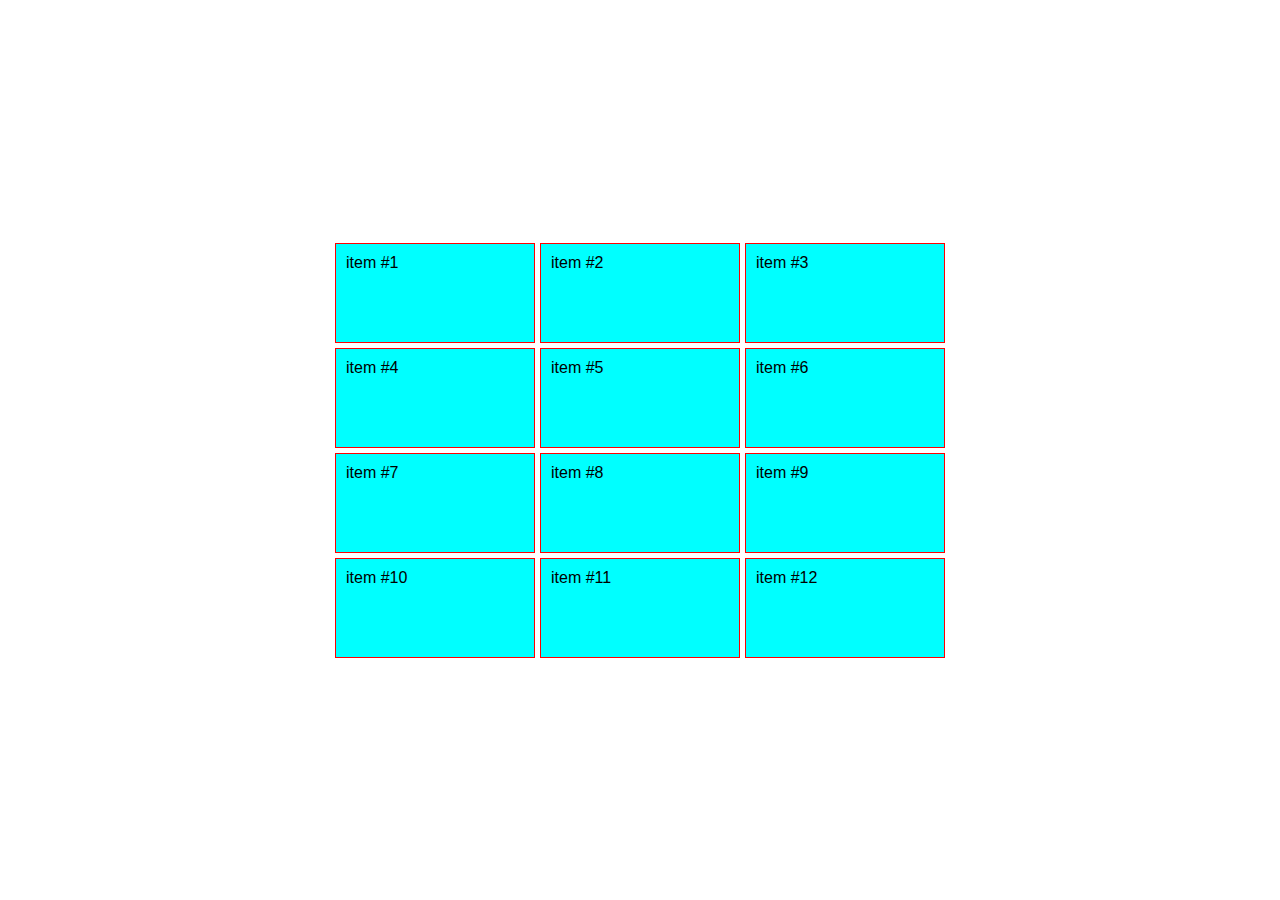
<file: alineacion filas y colu/index.html>
<!DOCTYPE html>
<html lang="en">
<head>
    <meta charset="UTF-8">
    <meta name="viewport" content="width=device-width, initial-scale=1.0">
    <title>aling2</title>
    <link rel="stylesheet" href="./style.css">
</head>
<body>
    <section class="container">
        <div class="item">item #1</div>
        <div class="item">item #2</div>
        <div class="item">item #3</div>
        <div class="item">item #4</div>
        <div class="item">item #5</div>
        <div class="item">item #6</div>
        <div class="item">item #7</div>
        <div class="item">item #8</div>
        <div class="item">item #9</div>
        <div class="item">item #10</div>
        <div class="item">item #11</div>
        <div class="item">item #12</div>
    </section>
</body>
</html>
</file>
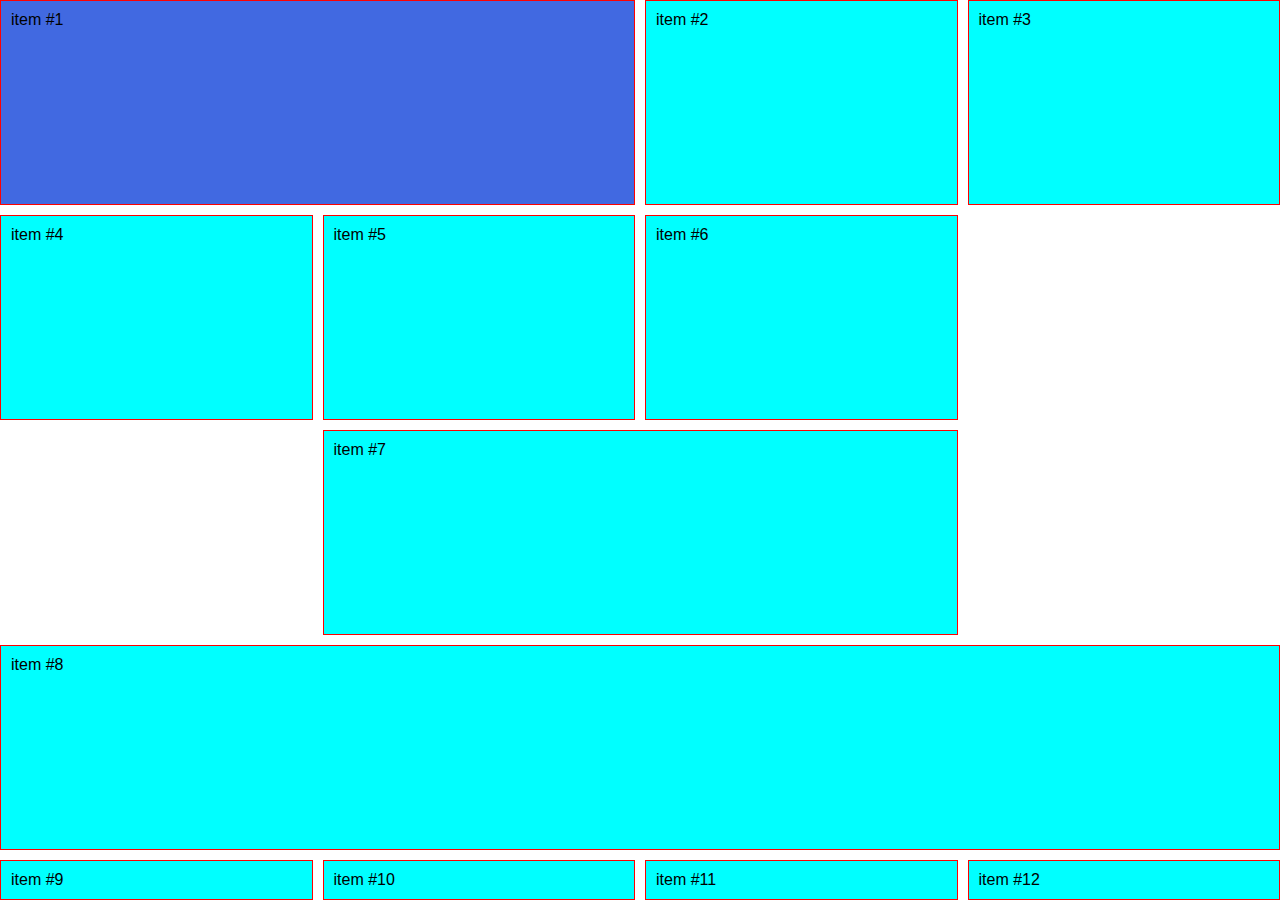
<file: alineacion/index.html>
<!DOCTYPE html>
<html lang="en">
<head>
    <meta charset="UTF-8">
    <meta name="viewport" content="width=device-width, initial-scale=1.0">
    <title>tamaño de columnas</title>
    <link rel="stylesheet" href="./style.css">
</head>
<body>
    <section class="container">
        <div class="item">item #1</div>
        <div class="item">item #2</div>
        <div class="item">item #3</div>
        <div class="item">item #4</div>
        <div class="item">item #5</div>
        <div class="item">item #6</div>
        <div class="item">item #7</div>
        <div class="item">item #8</div>
        <div class="item">item #9</div>
        <div class="item">item #10</div>
        <div class="item">item #11</div>
        <div class="item">item #12</div>
    </section>
</body>
</html>
</file>
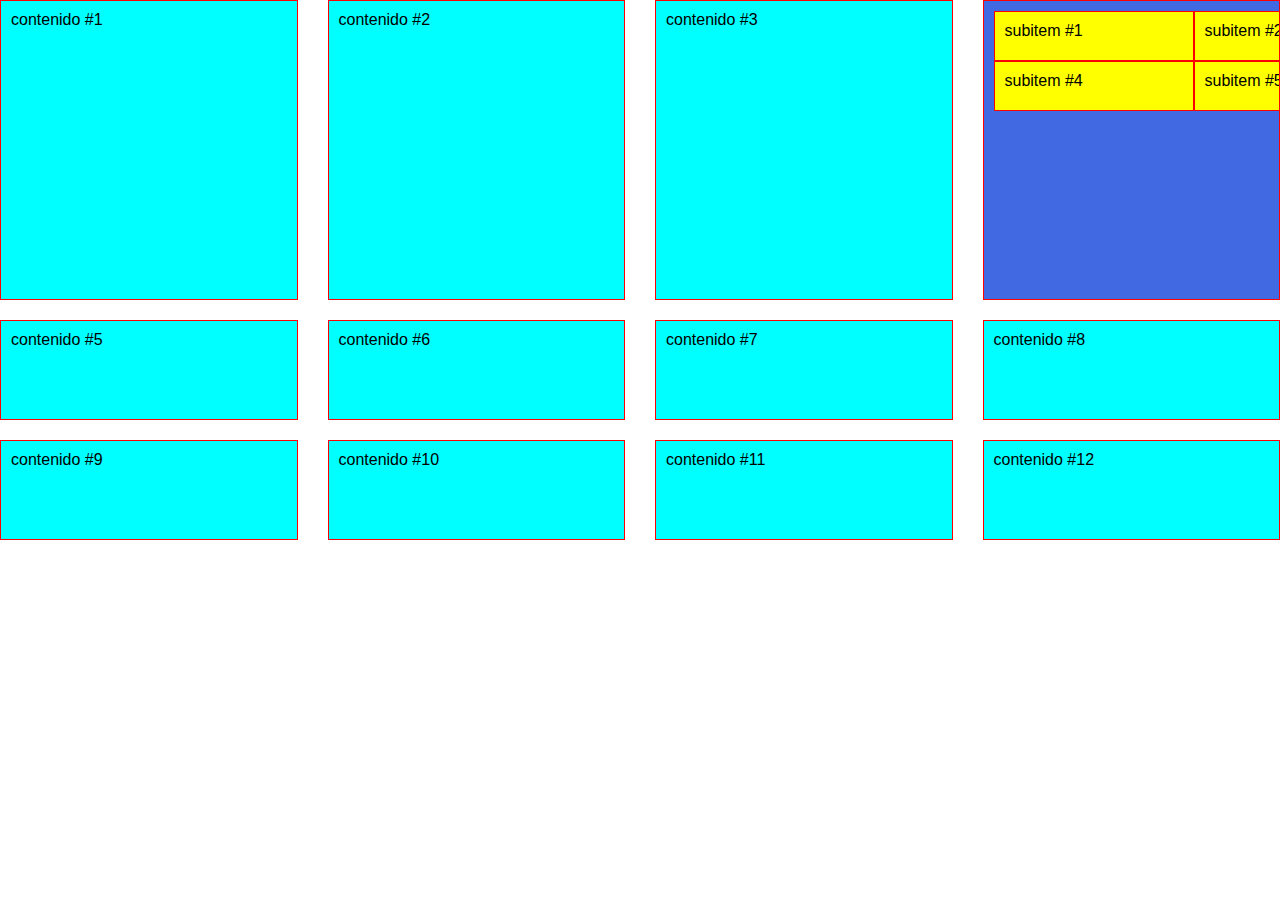
<file: area de contenido/index.html>
<!DOCTYPE html>
<html lang="en">
<head>
    <meta charset="UTF-8">
    <meta name="viewport" content="width=device-width, initial-scale=1.0">
    <title>repetidores y funciones</title>
    <link rel="stylesheet" href="./style.css">
</head>
<body>
    <section class="container">
        <div class="item">contenido #1</div>
        <div class="item">contenido #2</div>
        <div class="item">contenido #3</div>
        <div class="item">
            <div class="item">subitem #1</div>
            <div class="item">subitem #2</div>
            <div class="item">subitem #3</div>
            <div class="item">subitem #4</div>
            <div class="item">subitem #5</div>
        </div>
        <div class="item">contenido #5</div>
        <div class="item">contenido #6</div>
        <div class="item">contenido #7</div>
        <div class="item">contenido #8</div>
        <div class="item">contenido #9</div>
        <div class="item">contenido #10</div>
        <div class="item">contenido #11</div>
        <div class="item">contenido #12</div>

    </section>
</body>
</html>
</file>
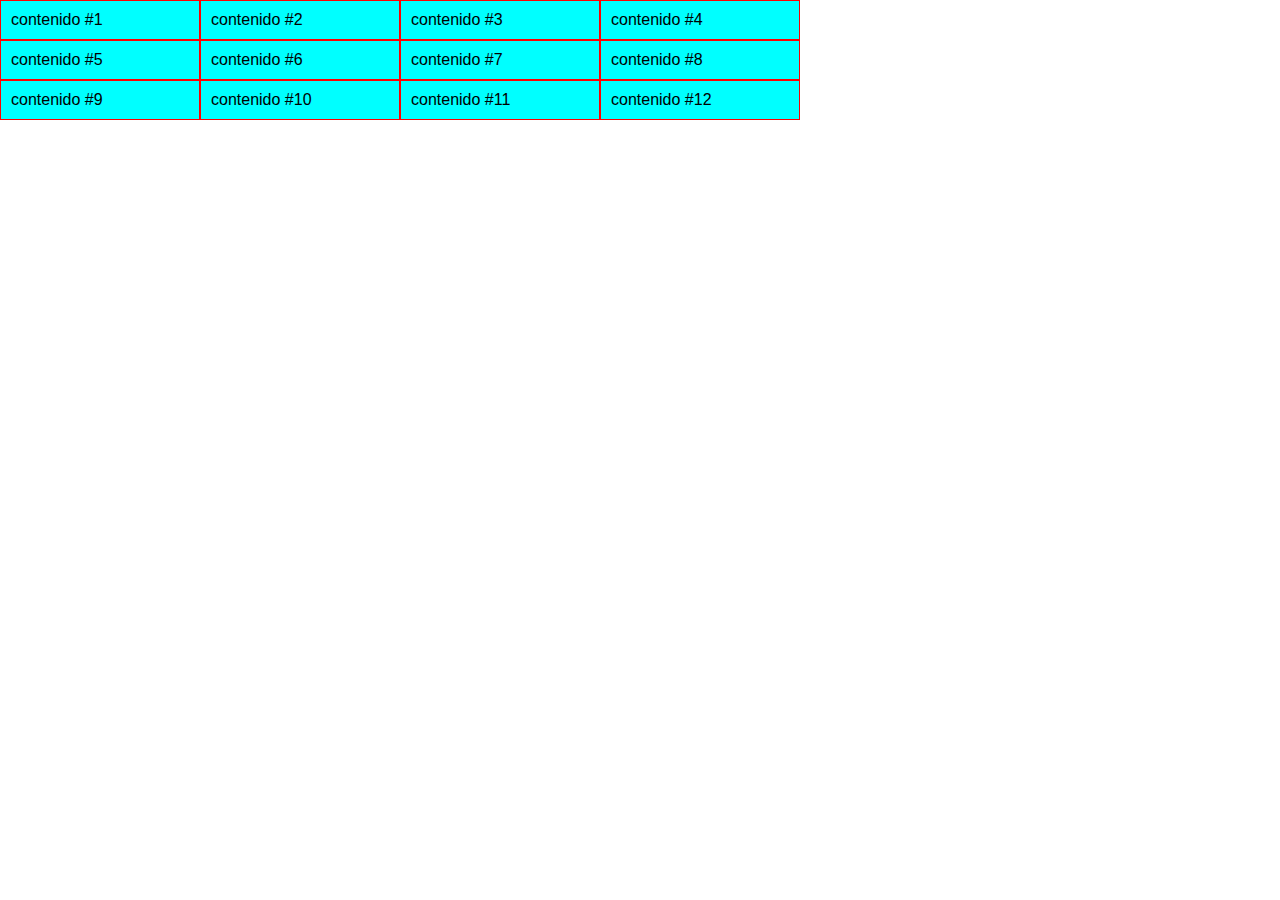
<file: columnas/index.html>
<!DOCTYPE html>
<html lang="en">
<head>
    <meta charset="UTF-8">
    <meta name="viewport" content="width=device-width, initial-scale=1.0">
    <title>columns</title>
    <link rel="stylesheet" href="./style.css">
</head>
<body>
    <section class="container">
        <div class="item">contenido #1</div>
        <div class="item">contenido #2</div>
        <div class="item">contenido #3</div>
        <div class="item">contenido #4</div>
        <div class="item">contenido #5</div>
        <div class="item">contenido #6</div>
        <div class="item">contenido #7</div>
        <div class="item">contenido #8</div>
        <div class="item">contenido #9</div>
        <div class="item">contenido #10</div>
        <div class="item">contenido #11</div>
        <div class="item">contenido #12</div>

    </section>
</body>
</html>
</file>
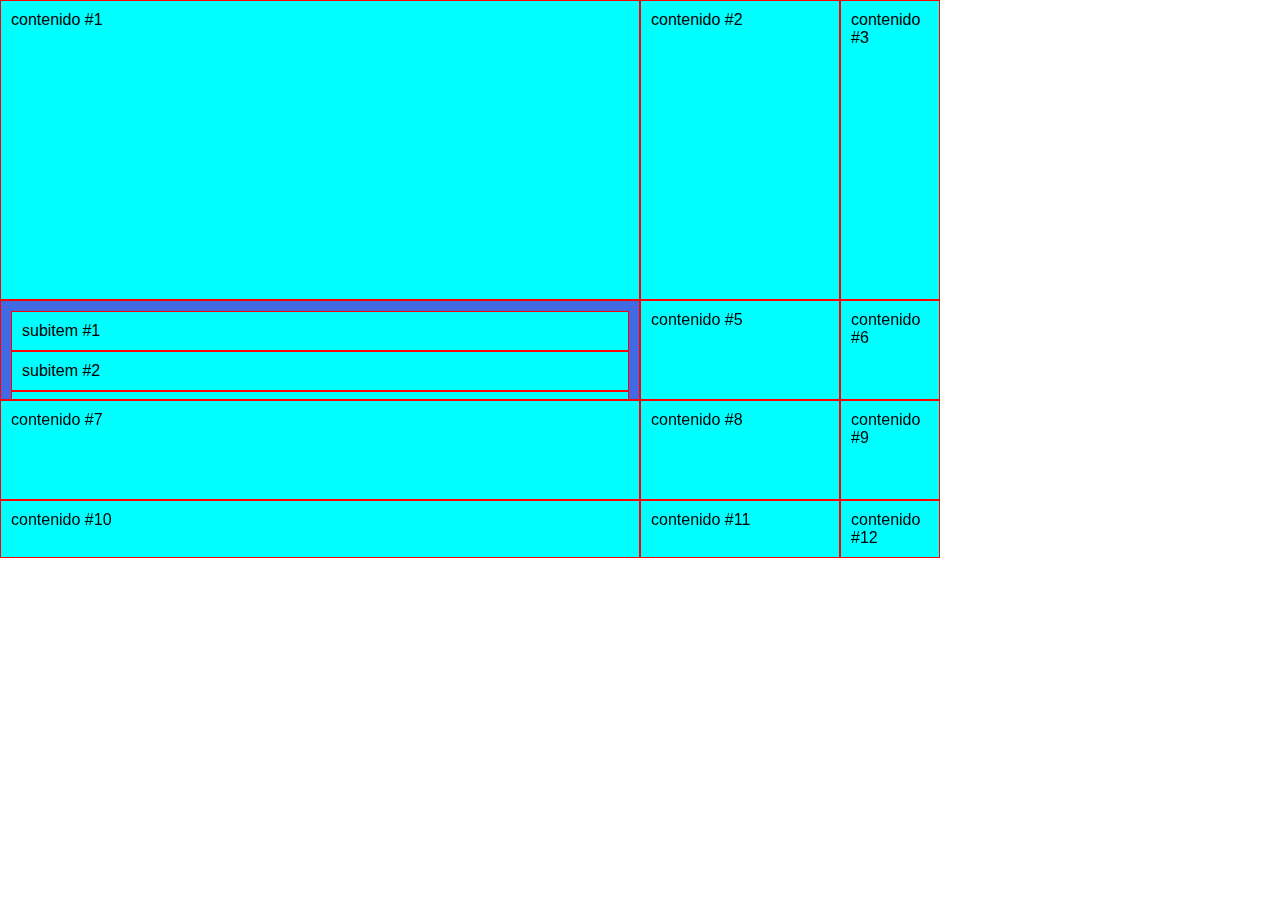
<file: display/index.html>
<!DOCTYPE html>
<html lang="en">
<head>
    <meta charset="UTF-8">
    <meta name="viewport" content="width=device-width, initial-scale=1.0">
    <title>files</title>
    <link rel="stylesheet" href="./style.css">
</head>
<body>
    <section class="container">
        <div class="item">contenido #1</div>
        <div class="item">contenido #2</div>
        <div class="item">contenido #3</div>
        <div class="item">
            <div class="item">subitem #1</div>
            <div class="item">subitem #2</div>
            <div class="item">subitem #3</div>
            <div class="item">subitem #4</div>
            <div class="item">subitem #5</div>
        </div>
        <div class="item">contenido #5</div>
        <div class="item">contenido #6</div>
        <div class="item">contenido #7</div>
        <div class="item">contenido #8</div>
        <div class="item">contenido #9</div>
        <div class="item">contenido #10</div>
        <div class="item">contenido #11</div>
        <div class="item">contenido #12</div>

    </section>
</body>
</html>
</file>
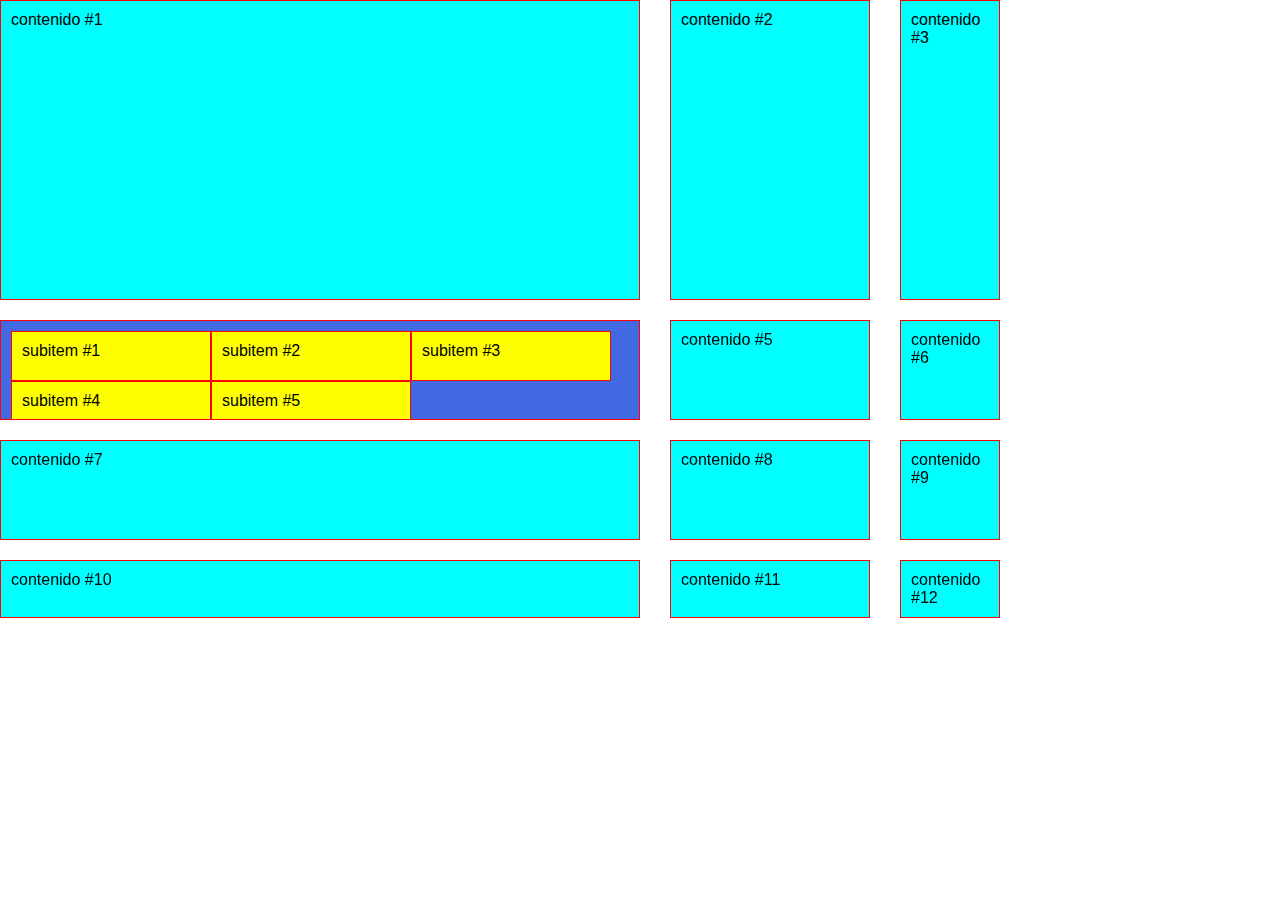
<file: EspacioFilas&columnas/index.html>
<!DOCTYPE html>
<html lang="en">
<head>
    <meta charset="UTF-8">
    <meta name="viewport" content="width=device-width, initial-scale=1.0">
    <title>espaciado</title>
    <link rel="stylesheet" href="./style.css">
</head>
<body>
    <section class="container">
        <div class="item">contenido #1</div>
        <div class="item">contenido #2</div>
        <div class="item">contenido #3</div>
        <div class="item">
            <div class="item">subitem #1</div>
            <div class="item">subitem #2</div>
            <div class="item">subitem #3</div>
            <div class="item">subitem #4</div>
            <div class="item">subitem #5</div>
        </div>
        <div class="item">contenido #5</div>
        <div class="item">contenido #6</div>
        <div class="item">contenido #7</div>
        <div class="item">contenido #8</div>
        <div class="item">contenido #9</div>
        <div class="item">contenido #10</div>
        <div class="item">contenido #11</div>
        <div class="item">contenido #12</div>

    </section>
</body>
</html>
</file>
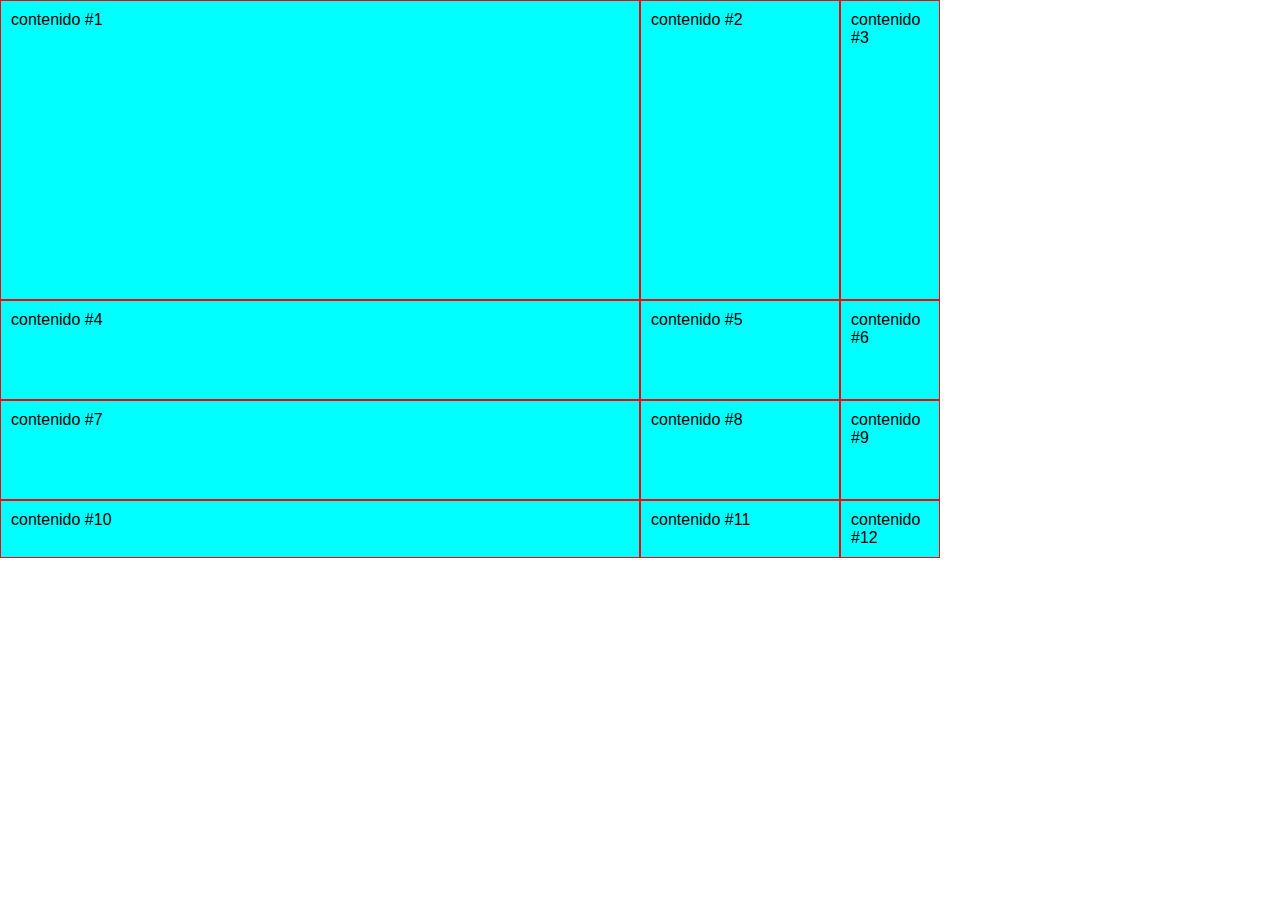
<file: filas/index.html>
<!DOCTYPE html>
<html lang="en">
<head>
    <meta charset="UTF-8">
    <meta name="viewport" content="width=device-width, initial-scale=1.0">
    <title>files</title>
    <link rel="stylesheet" href="./style.css">
</head>
<body>
    <section class="container">
        <div class="item">contenido #1</div>
        <div class="item">contenido #2</div>
        <div class="item">contenido #3</div>
        <div class="item">contenido #4</div>
        <div class="item">contenido #5</div>
        <div class="item">contenido #6</div>
        <div class="item">contenido #7</div>
        <div class="item">contenido #8</div>
        <div class="item">contenido #9</div>
        <div class="item">contenido #10</div>
        <div class="item">contenido #11</div>
        <div class="item">contenido #12</div>

    </section>
</body>
</html>
</file>
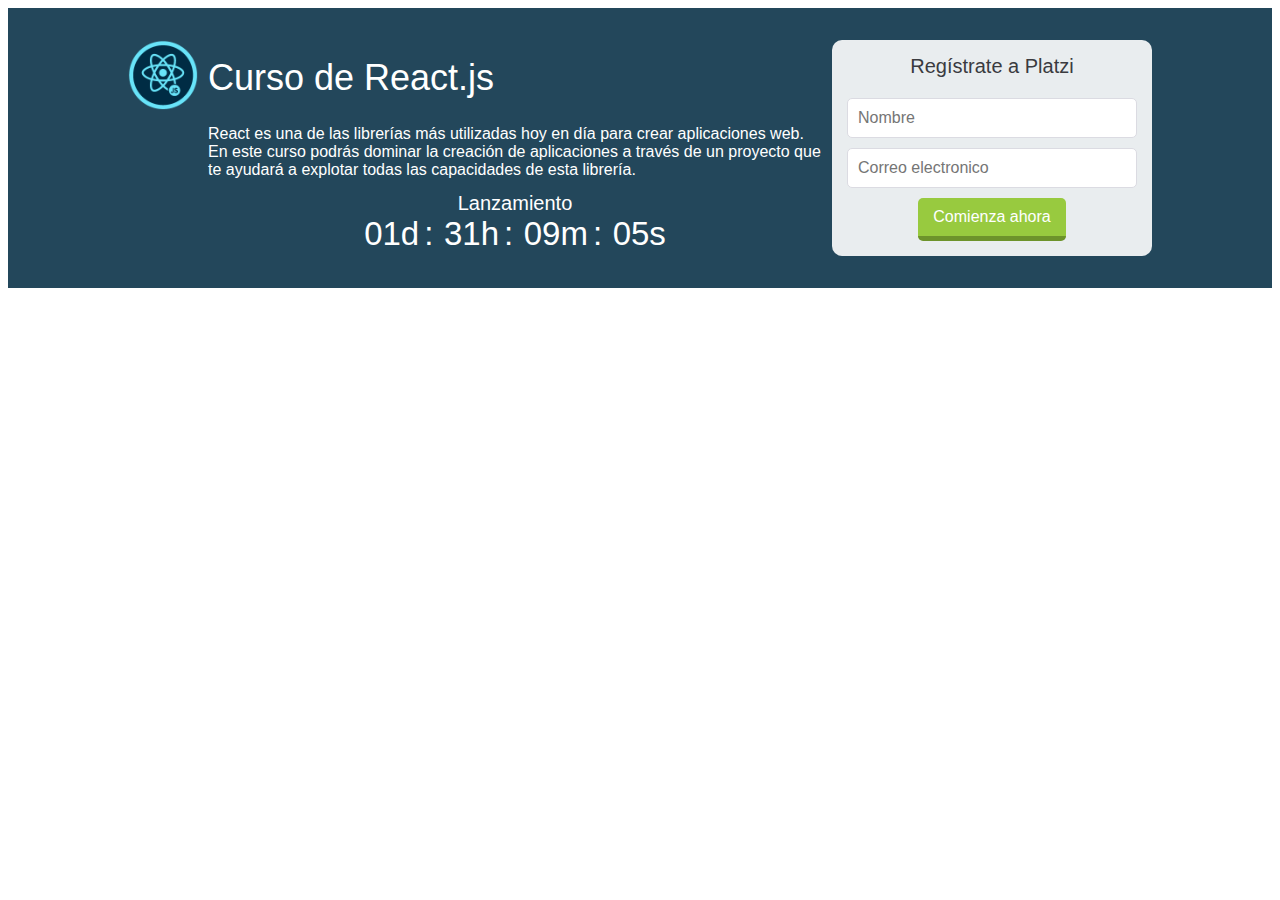
<file: grid-cursos/index.html>
<!DOCTYPE html>
<html lang="en">
<head>
    <meta charset="UTF-8">
    <meta name="viewport" content="width=device-width, initial-scale=1.0">
    <title>Document</title>
    <link rel="stylesheet" href="./style.css">
</head>
<body>
    <div class="hero">
            <div class="hero-container">
            <div class="badge">
                <img src="./images/badge.png" alt="">
            </div>
            <h1 class="tittle">Curso de React.js</h1>
            <div class="description">
                React es una de las librerías más utilizadas hoy en día para crear aplicaciones web. En este curso podrás dominar la creación de aplicaciones a través de un proyecto que te ayudará a explotar todas las capacidades de esta librería.
            </div>
            <form action="" class="form">
                <p>Regístrate a Platzi</p>
                <input type="text" placeholder="Nombre">
                <input type="email" placeholder="Correo electronico">
                <button type="submit">Comienza ahora</button>
            </form>
            <div class="countdown">
                <p>Lanzamiento</p>
                <p>
                    <span>01d</span>
                    <span>31h</span>
                    <span>09m</span>
                    <span>05s</span>
                </p>
            </div>
        </div>
    </div>
</body>
</html>
</file>
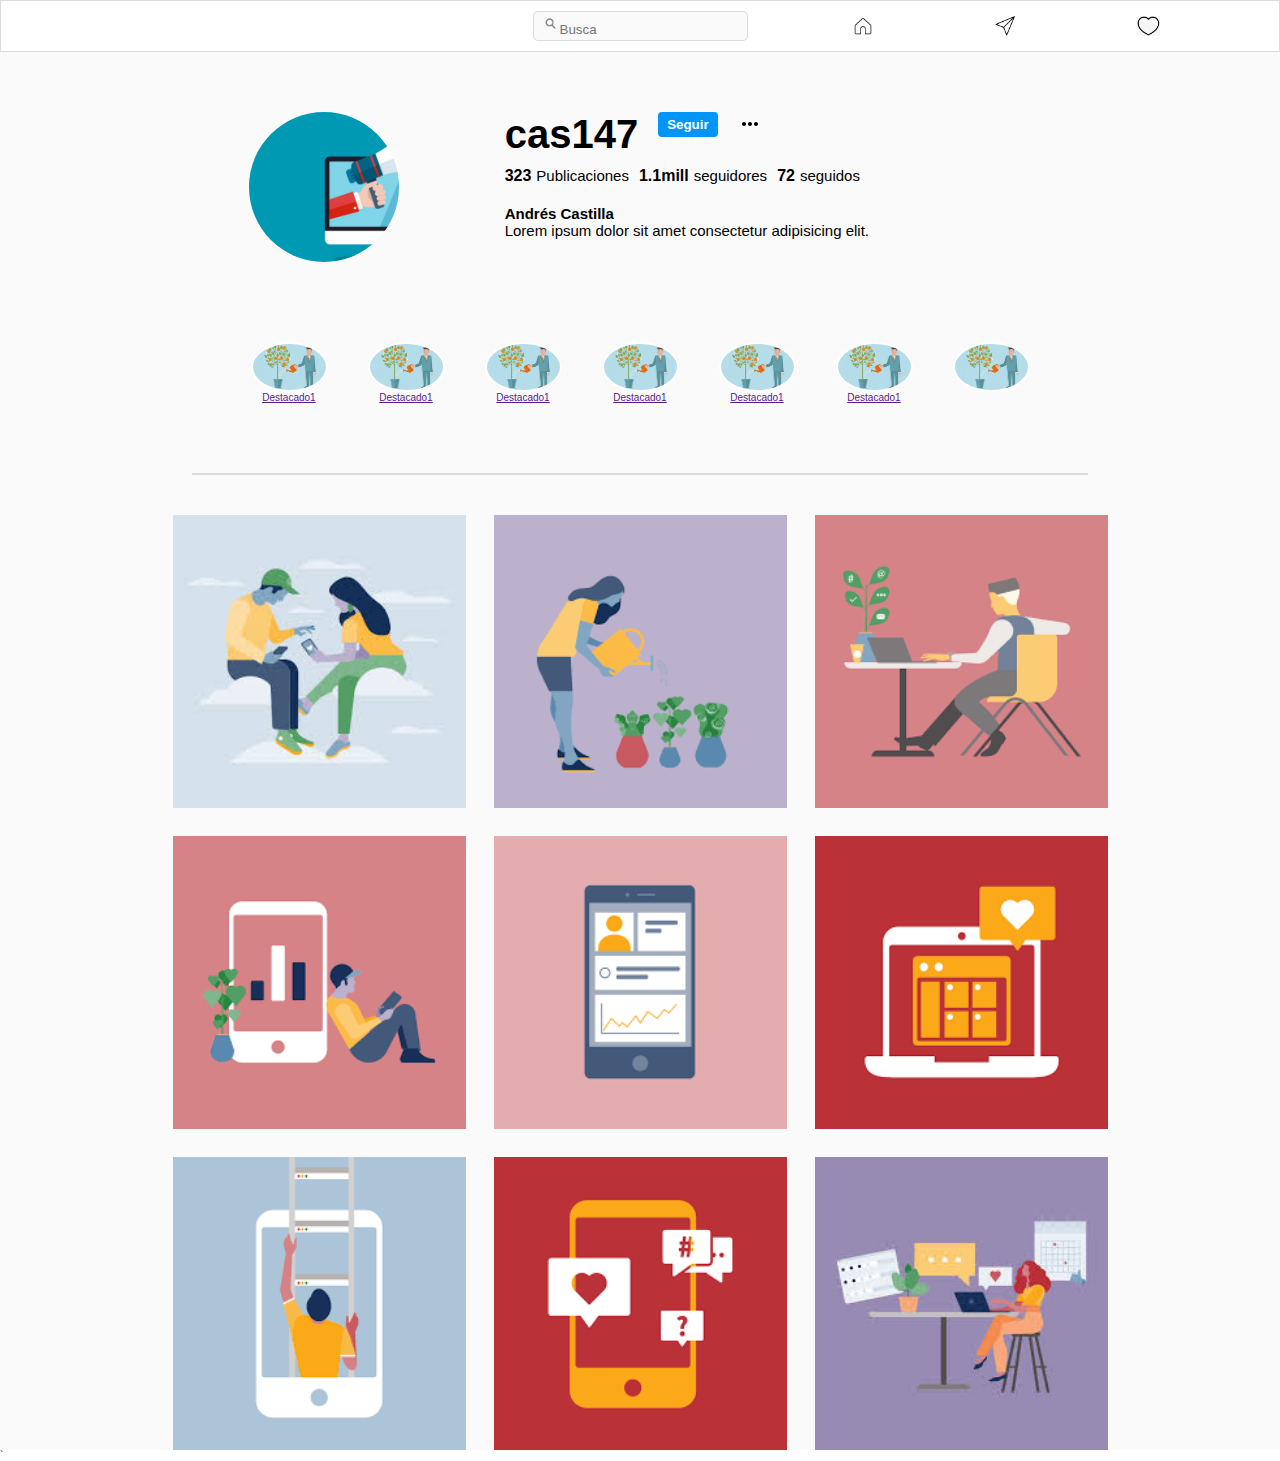
<file: Istagram layout/index.html>
<head>
    <meta charset="UTF-8">
    <meta name="viewport" content="width=device-width, initial-scale=1.0">
    <title>Instagram</title>
    <link rel="stylesheet" href="./style.css">
</head>
<body>
  <header>
    <nav class="nav">
      <div class="logo-container">
      </span class="logo"></span>
      </div> 
      <div class="input-container">
        <span class="search-icon"></span>
        <input placeholder="Busca" class="input" type="text">
      </div>
      <section class="bar-icons">
        <span class="home-icon" ></span>
        <span class="send-icon" ></span>
        <span class="hearth-icon" ></span>
        <span class="perfil-icon" ></span>
      </section>

    </nav>
  </header>
  <main>
    <section class="info-container">
      <span class="perfil-img"></span>
      <article class="info">
        <div class="title-tag">
          <h1>cas147</h1>
          <button class="follow-buttom">Seguir</button>
          <a class="point-icons" href=""><img src="./images/more_horiz-24px.svg" alt=""></a>
        </div>
        <div class="info-tag">
          <span class="publicaiones">
            <h2>323</h2>
            <p>Publicaciones</p>
          </span>
          <span class="seguidores">
            <h2>1.1mill</h2>
            <p>seguidores</p>
          </span>
          <span class="seguidos">
            <h2>72</h2>
            <p>seguidos</p>
          </span>
        </div>
        <div class="name-tag"></div>
        <h2>Andrés Castilla</h2>
        <p class="name-info">Lorem ipsum dolor sit amet consectetur adipisicing elit.</p>
      </article>      
    </section>
    <section class="destacado-container">
      <a class="destacado-img" href="">
        <img src="./images/crecer.jpg" alt="destacado-imagen">
        <p>Destacado1</p>
      </a>
      <a  href="">
        <img class="destacado-img" src="./images/crecer.jpg" alt="destacado-imagen">
        <p>Destacado1</p>
      </a>
      <a class="destacado-img" href="">
        <img src="./images/crecer.jpg" alt="destacado-imagen">
        <p>Destacado1</p>
      </a>
      <a class="destacado-img" href="">
        <img src="./images/crecer.jpg" alt="destacado-imagen">
        <p>Destacado1</p>
      </a>
      <a class="destacado-img" href="">
        <img src="./images/crecer.jpg" alt="destacado-imagen">
        <p>Destacado1</p>
      </a>
      <a class="destacado-img" href="">
        <img src="./images/crecer.jpg" alt="destacado-imagen">
        <p>Destacado1</p>
      </a>
      <a class="destacado-img" href="">
        <img src="./images/crecer.jpg" alt="destacado-imagen">
        
      </a>
    </section>
    <hr>
  <section class="post-list">
      <a href="" class="post">
          <figure class="post-image">
              <img src="./images/images.jpg" alt="" srcset="">
          </figure>
          <span class="post-overlay">
            <p>
                 <span class="post-likes">150</span> 
                 <span class="post-comments">10</span> 
              </p>
            </span>
      </a>
    <a href="" class="post">
        <figure class="post-image">
            <img src="./images/images.png" alt="" srcset="">
        </figure>
        <span class="post-overlay">
          <p>
               <span class="post-likes">150</span> 
               <span class="post-comments">10</span> 
            </p>
          </span>
    </a>
    <a href="" class="post">
        <figure class="post-image">
            <img src="./images/images (2).png" alt="" srcset="">
        </figure>
        <span class="post-overlay">
          <p>
               <span class="post-likes">150</span> 
               <span class="post-comments">10</span> 
            </p>
          </span>
    </a>
    <a href="" class="post">
        <figure class="post-image">
            <img src="./images/images (3).png" alt="" srcset="">
        </figure>
        <span class="post-overlay">
          <p>
               <span class="post-likes">150</span> 
               <span class="post-comments">10</span> 
            </p>
          </span>
    </a>
  <a href="" class="post">
      <figure class="post-image">
          <img src="./images/images (5).png" alt="" srcset="">
      </figure>
      <span class="post-overlay">
        <p>
             <span class="post-likes">150</span> 
             <span class="post-comments">10</span> 
          </p>
        </span>
  </a>
  <a href="" class="post">
      <figure class="post-image">
          <img src="./images/images (1).png" alt="" srcset="">
      </figure>
      <span class="post-overlay">
        <p>
             <span class="post-likes">150</span> 
             <span class="post-comments">10</span> 
          </p>
        </span>
  </a>
    <a href="" class="post">
        <figure class="post-image">
            <img src="./images/images (4).png" alt="" srcset="">
        </figure>
        <span class="post-overlay">
          <p>
               <span class="post-likes">150</span> 
               <span class="post-comments">10</span> 
            </p>
          </span>
    </a>
  <a href="" class="post">
      <figure class="post-image">
          <img src="./images/images (6).png" alt="" srcset="">
      </figure>
      <span class="post-overlay">
        <p>
             <span class="post-likes">150</span> 
             <span class="post-comments">10</span> 
          </p>
        </span>
  </a>
  <a href="" class="post">
      <figure class="post-image">
          <img src="./images/images (1).jpg" alt="" srcset="">
      </figure>
      <span class="post-overlay">
        <p>
             <span class="post-likes">150</span> 
             <span class="post-comments">10</span> 
          </p>
        </span>
  </a>
</section>
</main>
</body>
</html>`
</file>
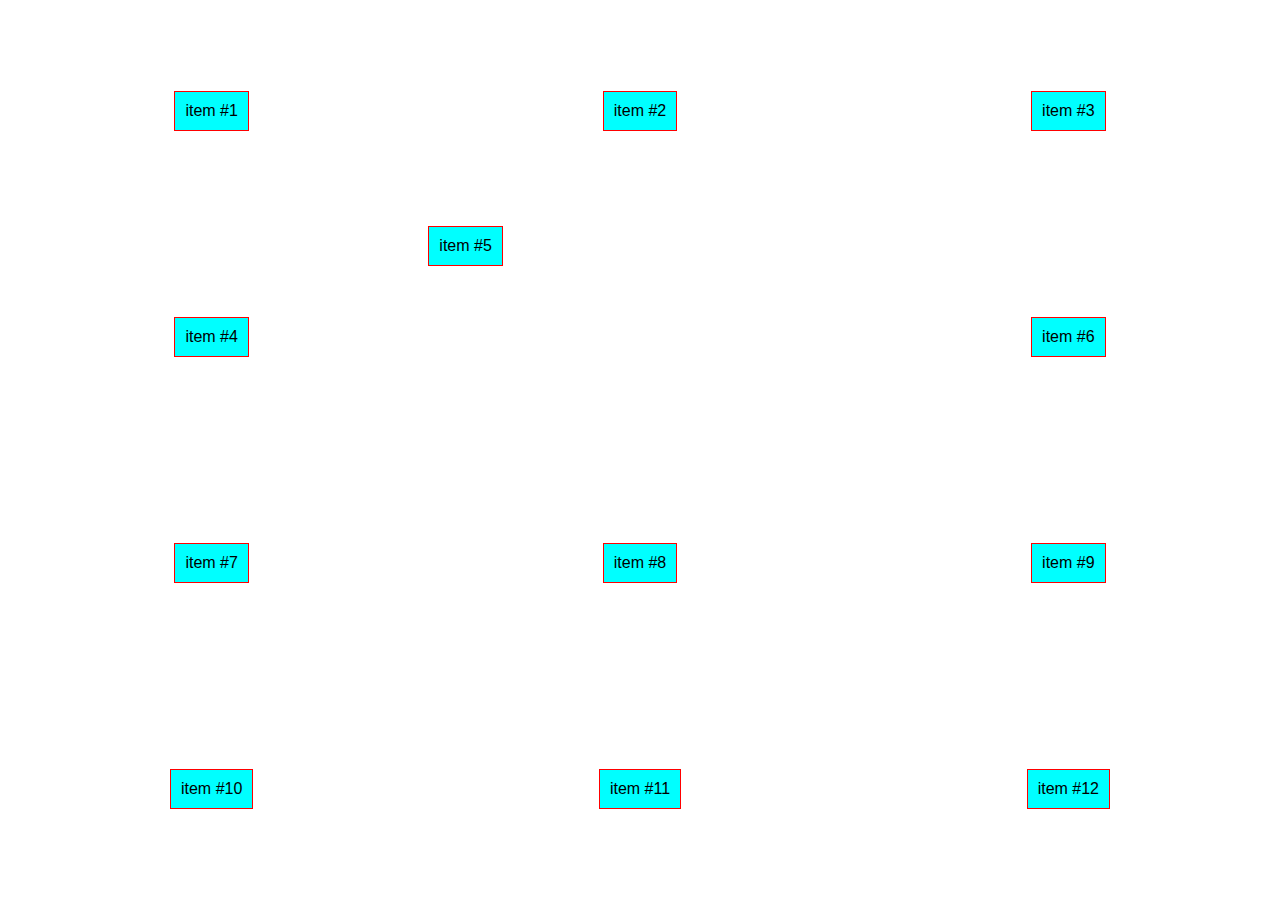
<file: Nombre lineas/index.html>
<!DOCTYPE html>
<html lang="en">
<head>
    <meta charset="UTF-8">
    <meta name="viewport" content="width=device-width, initial-scale=1.0">
    <title>Nombre lineas</title>
    <link rel="stylesheet" href="./style.css">
</head>
<body>
    <section class="container">
        <div class="item">item #1</div>
        <div class="item">item #2</div>
        <div class="item">item #3</div>
        <div class="item">item #4</div>
        <div class="item">item #5</div>
        <div class="item">item #6</div>
        <div class="item">item #7</div>
        <div class="item">item #8</div>
        <div class="item">item #9</div>
        <div class="item">item #10</div>
        <div class="item">item #11</div>
        <div class="item">item #12</div>
    </section>
</body>
</html>
</file>
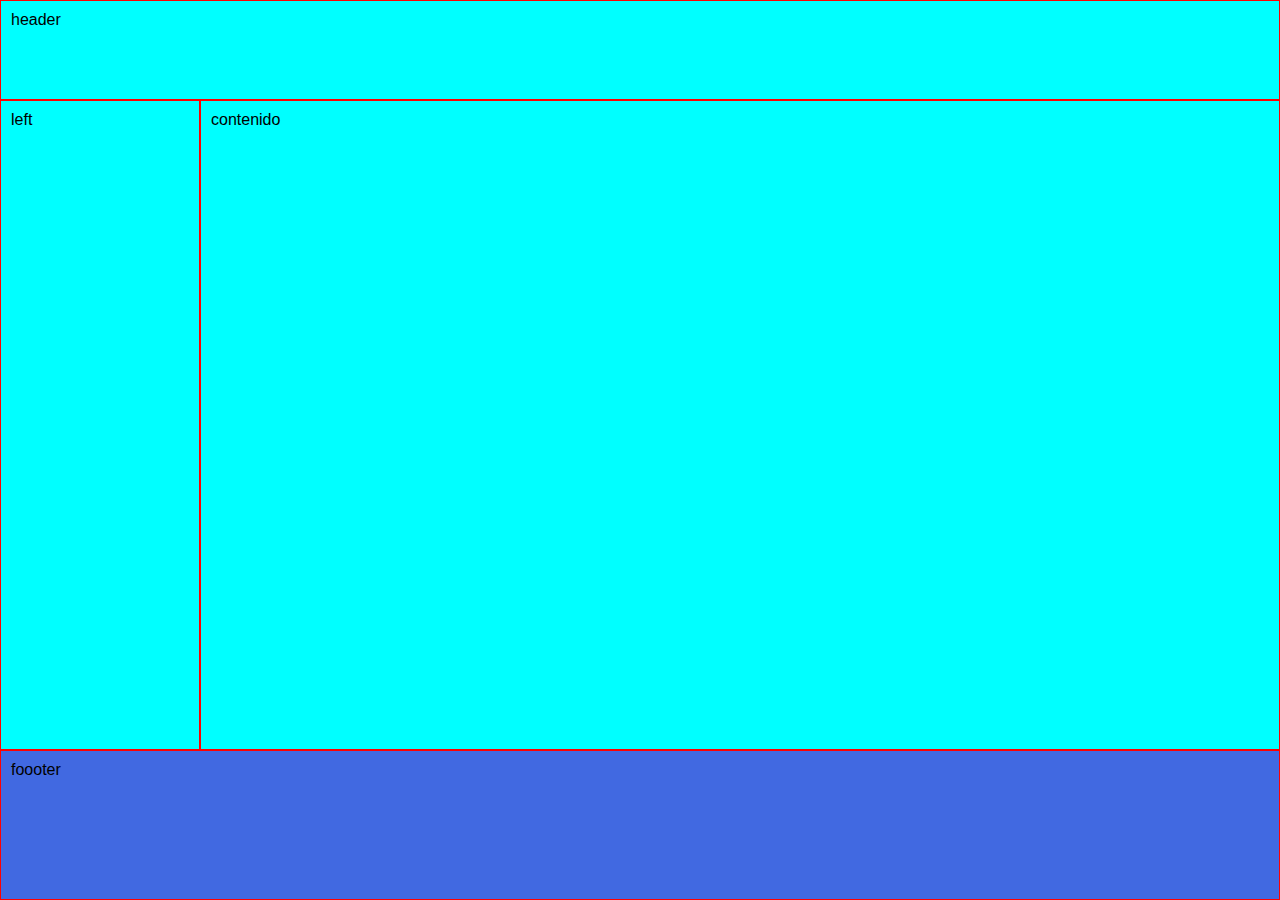
<file: Repetidores/index.html>
<!DOCTYPE html>
<html lang="en">
<head>
    <meta charset="UTF-8">
    <meta name="viewport" content="width=device-width, initial-scale=1.0">
    <title>repetidores y funciones</title>
    <link rel="stylesheet" href="./style.css">
</head>
<body>
    <section class="container">
        <div class="item header">header</div>
        <div class="item left">left</div>
        <div class="item contenido">contenido</div>
        <div class="item footer">foooter</div>


    </section>
</body>
</html>
</file>
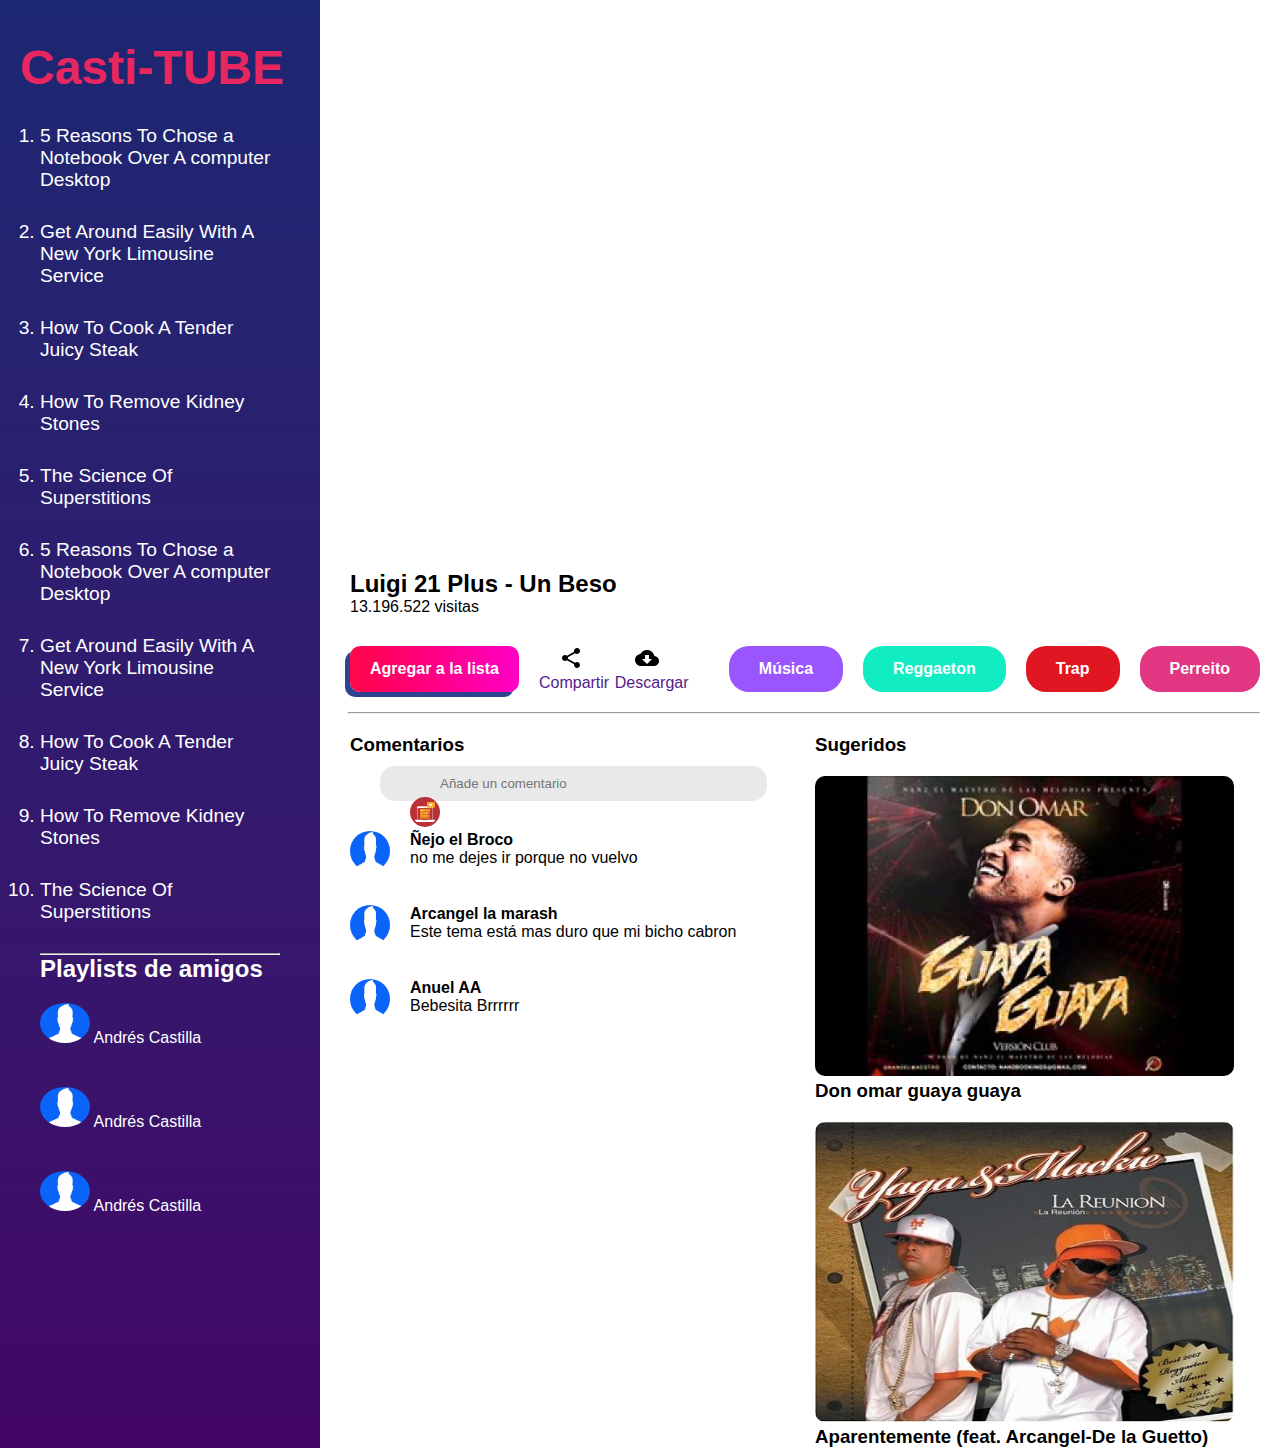
<file: videotub/index.html>
<!DOCTYPE html>
<html lang="en">
<head>
    <meta charset="UTF-8">
    <meta name="viewport" content="width=device-width, initial-scale=1.0">
    <title>Casti-video</title>
    <link rel="stylesheet" href="./style.css">
</head>
<body>
    <main class="layout-container">
        <section class="aside-container">
            <a  href="">
                <h1 class="tittle-page" > Casti-TUBE</h1>
            </a>
            <div class="list-videos">
                <ol>
                    <li class="list-video-item">5 Reasons To Chose a Notebook Over A computer Desktop</li>
                    <li class="list-video-item" >Get Around Easily With A New York Limousine Service</li>
                    <li class="list-video-item">How To Cook A Tender Juicy Steak</li>
                    <li class="list-video-item">How To Remove Kidney Stones</li>
                    <li class="list-video-item">The Science Of Superstitions</li>
                    <li class="list-video-item">5 Reasons To Chose a Notebook Over A computer Desktop</li>
                    <li class="list-video-item">Get Around Easily With A New York Limousine Service</li>
                    <li class="list-video-item">How To Cook A Tender Juicy Steak</li>
                    <li class="list-video-item">How To Remove Kidney Stones</li>
                    <li class="list-video-item">The Science Of Superstitions</li>
                </ol>
                <hr>
            <div class="friend-list-container">
                <h2>Playlists de amigos</h2>
                <div class="friend-list">
                    <a href="">
                        <img src="../movie-proyect/images/perfil_01.jpg" alt="">
                        <span>Andrés Castilla</span>
                    </a>
                </div>
                <div class="friend-list">
                    <a href="">
                        <img src="../movie-proyect/images/perfil_01.jpg" alt="">
                        <span>Andrés Castilla</span>
                    </a>
                </div>
                <div class="friend-list">
                    <a href="">
                        <img src="../movie-proyect/images/perfil_01.jpg" alt="">
                        <span>Andrés Castilla</span>
                    </a>
                </div>
            </div>
            </div>
        </section>
            
        <section class="conten-container">
            <div class="container-video">
                <iframe class="video" width="560" height="315" src="https://www.youtube.com/embed/7Q90dA7IdKY?start=2" frameborder="0" allow="accelerometer; autoplay; clipboard-write; encrypted-media; gyroscope; picture-in-picture" allowfullscreen></iframe>
            </div>
            <article class="info-video">
                <h2>Luigi 21 Plus - Un Beso</h2>
                <p>13.196.522 visitas</p>
            </article>
            <div class="options-video">
                <div class="options1">
                    <button class="add-button">Agregar a la lista</button>
                    <a class="option-container" href="">
                        <img class="option-butoom" src="./images/share-24px.svg" alt="">
                        <p>Compartir</p>
                    </a>
                    <a class="option-container" href="">
                        <img class="option-butoom" src="./images/cloud_download-24px.svg" alt="">
                        <p>Descargar</p>
                    </a>
                </div>
                <div class="options2">
                    <button class="button1">Música</button>
                    <button class="button2">Reggaeton</button>
                    <button class="button3">Trap</button>
                    <button class="button4">Perreito</button>
                </div>
            </div>
            <hr class="hr2">
            <section class="Suggests-container">
                <div class="add-comments-container">
                    <section>
                    <h3>Comentarios</h3>
                    <input  placeholder="Añade un comentario" type="text">
                    <span class="comment-img"></span>
                    
                    <div class="comments-container">
                        <div class="comments">
                            <figure>
                                <img class="img-comments" src="./images/perfil_01.jpg" alt="">
                            </figure>            
                            <div>
                                <h4>Ñejo el Broco</h4>
                                <span>no me dejes ir porque no vuelvo</span>
                            </div>
                        </div>
                        <div class="comments">
                            <figure>
                                <img class="img-comments" src="./images/perfil_01.jpg" alt="">
                            </figure>
                            
                            <div>
                                <h4>Arcangel la marash</h4>
                                <span>Este tema está mas duro que mi bicho cabron</span>
                            </div>
                        </div>
                        <div class="comments">
                            <figure>
                                <img class="img-comments" src="./images/perfil_01.jpg" alt="">
                            </figure>
                            <div>
                                <h4>Anuel AA</h4>
                                <span>Bebesita Brrrrrr</span>
                            </div>
                        </div>
                    </div>
                </section>
                    <div class="suggest">
                        <h3>Sugeridos</h3>
                        <article class="suggest1">
                            <img class="img-suggest" src="./images/hqdefault.jpg" alt="">
                            <h3>Don omar guaya guaya</h3>
                        </article>
                        <article class="suggest2">
                            <img class="img-suggest" src="./images/a3436855f955d87e96345358e51e04ec.500x500x1.jpg" alt="">
                            <h3>Aparentemente (feat. Arcangel-De la Guetto)</h3>
                        </article>
                    </div>
                </div >
            </section>
        </section>

 
    </main>
</body>
</html>
</file>
<file: alineacion filas y colu/style.css>
*{
    box-sizing: border-box;
    margin: 0px;
    padding: 0px;
}

html{
    font-family: Arial, Helvetica, sans-serif;
}
.container{
    display: grid;
    grid-template: repeat(4,100px) / repeat(3,200px);
    gap: 5px;
    height: 100vh; 
    justify-content: center;
    align-content: center ;
}
.item{
    background: aqua;
    padding: 10px;
    border: 1px solid red;
}
</file>
<file: alineacion/style.css>
*{
    box-sizing: border-box;
    margin: 0px;
    padding: 0px;
}

html{
    font-family: Arial, Helvetica, sans-serif;
}
.container{
    display: grid;
    grid-template-columns: repeat(4, 1fr);
    grid-template-rows: repeat(4, 1fr);
    height: 100vh; 
    gap: 10px;

}
.item{
    background: aqua;
    padding: 10px;
    border: 1px solid red;
}

.item:nth-of-type(1){
    background: royalblue;
    grid-column-start: 1;
    grid-column-end: 3;
}
.item:nth-of-type(8){
    /* grid-column: 1/ 2 span; */
    grid-column: 1/ -1 ;
}
.item:nth-of-type(7){
    grid-column: 2/4;
}
</file>
<file: area de contenido/style.css>
*{
    box-sizing: border-box;
    margin: 0px;
    padding: 0px;
}

html{
    font-family: Arial, Helvetica, sans-serif;
}
.container{
    display: grid;
/*     grid-template-columns: 200px 200px 200px ;
    grid-template-rows: 300px 300px; */
/*     grid-template: filas / columnas; */
    grid-template:  300px 100px 100px / minmax(200px, 1fr) 1fr 1fr 1fr;  
    column-gap: 30px;
    row-gap: 20px ;
 /*    gap: filas/columnas; */

}
.item{
    background: aqua;
    padding: 10px;
    border: 1px solid red;
}

.item:nth-of-type(4){
    background: royalblue;
    overflow: auto;
    display: grid;
    grid-template: 50px 50px 50px/ 200px 200px 200px;
}
.item .item{
    background: yellow;
}
</file>
<file: columnas/style.css>
*{
    box-sizing: border-box;
    margin: 0px;
    padding: 0px;
}

html{
    font-family: Arial, Helvetica, sans-serif;
}
.container{
    display: grid;
    grid-template-columns: 200px 200px 200px 200px;
}
.item{
    background: aqua;
    padding: 10px;
    border: 1px solid red;
}
</file>
<file: display/style.css>
*{
    box-sizing: border-box;
    margin: 0px;
    padding: 0px;
}

html{
    font-family: Arial, Helvetica, sans-serif;
}
.container{
    display: grid;
/*     grid-template-columns: 200px 200px 200px ;
    grid-template-rows: 300px 300px; */
/*     grid-template: filas / columnas; */
    grid-template:  300px 100px 100px /50% 200px 100px;  
}
.item{
    background: aqua;
    padding: 10px;
    border: 1px solid red;
}
.item:nth-of-type(4){
    background-color: royalblue;
    overflow: auto;
    display: -moz-inline-grid ;
}
</file>
<file: EspacioFilas&columnas/style.css>
*{
    box-sizing: border-box;
    margin: 0px;
    padding: 0px;
}

html{
    font-family: Arial, Helvetica, sans-serif;
}
.container{
    display: grid;
/*     grid-template-columns: 200px 200px 200px ;
    grid-template-rows: 300px 300px; */
/*     grid-template: filas / columnas; */
    grid-template:  300px 100px 100px /50% 200px 100px;  
    column-gap: 30px;
    row-gap: 20px ;
 /*    gap: filas/columnas; */

}
.item{
    background: aqua;
    padding: 10px;
    border: 1px solid red;
}

.item:nth-of-type(4){
    background: royalblue;
    overflow: auto;
    display: grid;
    grid-template: 50px 50px 50px/ 200px 200px 200px;
}
.item .item{
    background: yellow;
}
</file>
<file: filas/style.css>
*{
    box-sizing: border-box;
    margin: 0px;
    padding: 0px;
}

html{
    font-family: Arial, Helvetica, sans-serif;
}
.container{
    display: grid;
/*     grid-template-columns: 200px 200px 200px ;
    grid-template-rows: 300px 300px; */
/*     grid-template: filas / columnas; */
    grid-template:  300px 100px 100px /50% 200px 100px;  
}
.item{
    background: aqua;
    padding: 10px;
    border: 1px solid red;
}
</file>
<file: grid-cursos/style.css>
html{
    font-family: 'Lato', sans-serif;
    font-size: 62.5%;
}
.hero{
    background: #23475b;
    color: white;
    padding: 32px 15px;
    display: grid;
    grid-template-columns: minmax(auto, 1024px);
    justify-content: center;
}
.hero-container{
    display: grid;
    grid-template-columns: 70px 1fr 320px;
    grid-template-areas: "badge tittle form"
                         ". description form"
                         ". countdown form";
    gap: 10px;
}
.tittle{
    grid-area: tittle;
    font-size: 3.6rem;
    font-weight: normal;
    margin: 0px;
    display: flex;
    align-items: center;
}
.badge{
    grid-area: badge;
}
.badge img{
    max-width: 70px;
}
.description{
    grid-area: description;
    font-size: 1.6rem;
}
.form{
    grid-area: form;
    text-align: center;
    background-color: rgba(255, 255, 255, .9);
    padding: 1.5em;
    border-radius: 10px;
}
.form input{
    width: 100%;
    padding: 10px;
    font-size: 1.6rem;
    border: 1px solid #dbdbe2;
    border-radius: 5px;
    box-sizing: border-box;
    margin-bottom: 10px;
}
.form p{
    font-size: 2rem;
    color: #3a3b3f;
    margin-bottom: 1em;
}
.form button{
    background-color: #98ca3f;
    color: white;
    padding: 10px 15px;
    border-radius: 5px;
    border: none;
    border-bottom: 5px solid #6d932b;
    font-size: 1.6rem;
}
.countdown{
    grid-area: countdown;
}
.countdown p{
    font-size: 2rem;
    text-align: center;
    font-weight: 300;
}
.countdown span{
    font-size: 3.3rem;
}
.countdown span::after{
    content: ":";
    display: inline-block;
    margin: 0 5px;
}
.countdown span:last-child::after{
    display: none;
}
p{
    margin: 0;
}

@media (max-width: 786px){
    .hero-container{
        display: grid;
        grid-template-columns: 70px 1fr ;
        grid-template-areas: "badge tittle "
                             "description description "
                             "form form "
                             "countdown countdown "
                             ;
    }

}
</file>
<file: Istagram layout/style.css>
*{
    box-sizing: border-box;
    margin: 0px;
    padding: 0px;
}
html{
    font-family: Arial, Helvetica, sans-serif;
    font-size: 62.5%;
    
}
.nav{
    display: grid;
    grid-template: 50px / repeat(3,1fr);
    border: 0.5px solid #dbdbdb;
}
.logo-container{

    justify-self: center;
}
.logo{
    background-image: url(./images/istagram-letras.png);
    background-repeat: no-repeat;
    background-size: cover;
    width: 100%;
    height: 30px;
}
.input-container{
    position: relative;
    font-size: 1.4rem;
    justify-self: center;
    align-self: center;
    
    
}
.search-icon{
    background-image: url(./images/search-icon.png);
    background-repeat: no-repeat;
    background-size: contain;
    width: 70%;
    height: 15px;
    left: 10px;
    top: 5px;
    position: absolute;
}
.input{
    border: solid 1px #dbdbdb;
    padding: 10px 10px 3px 26px;
    background-color: #fafafa;
    border-radius: 5px;
}
.info-container{
    display: grid;
    grid-template-columns: 1fr 2fr;
    grid-gap: 30px;
    justify-content: 30px;
    max-width: 932px;
    margin: 0 auto;
    padding-top: 60px;
    padding-bottom: 40px;
}
.bar-icons{
    display: flex;
    justify-content: center;
    align-items: center;
}
.home-icon{
    background-image: url(./images/home-icon.webp);
    background-repeat: no-repeat;
    background-size: contain;
    width: 100%;
    height: 20px;
}
.perfil-img{
    background-image: url(./images/EZfxteQX0AISaX9.png);
    background-repeat: no-repeat;
    background-size: cover;
    width: 150px;
    height: 150px;
    border-radius: 50%;
    align-self: center;
    justify-self: center;
}
.send-icon{
    background-image: url(./images/send-icon.png);
    background-repeat: no-repeat;
    background-size: contain;
    width: 100%;
    height: 20px;
}
.hearth-icon{
    background-image: url(./images/hearth.png);
    background-repeat: no-repeat;
    background-size: contain;
    width: 100%;
    height: 20px;
}
.info{
    display: block;
}
.title-tag{
    display: flex;
    font-size: 2rem;
    
}
.follow-buttom{
    margin-left: 20px;
    background-color: #0095f6;
    border: none;
    color: white;
    padding: 5px 9px;
    border-radius: 4px;
    font-weight: bold;
    cursor: pointer;
    margin-bottom: 30px;
}
.info-tag{
    display: flex;
    margin-bottom: 20px;

}
.info-tag span h2{
    font-size: 1.6rem;
    padding-right: 5px;
}
.info-tag span p{
    font-size: 1.5rem;
    padding-right: 10px;

}
.publicaiones, .seguidores, .seguidos{
    display: flex;
}
.name-info{
    font-size: 1.5rem;
}
.destacado-container{
    display: flex;
    justify-content: center;
    margin: 40px 0 70px;
}
.destacado-container a img{
    width: 77px;
    height: 50px;
    border-radius: 50%;
    margin: 0 20px;
    border: 2px solid white;
    
}
.destacado-container a p{
    justify-self: center;
}
hr{
    width: 70%;
    margin: 0 auto 10px auto;
    border: 1px solid #dbdbdb;
    
}
main{
    background-color: #fafafa;
}
.point-icons{
    padding-left: 20px;
}
.post-list{
    display: grid;
    grid-template-columns: repeat(3, minmax(100px, 293px));
    justify-content: center;
    gap: 28px;
    margin-top: 40px;
}

.post {
    cursor: pointer;
    position: relative;
    display: block;
}
.post-image {
    margin: 0;
}
.post-image img {
    width: 100%;
    vertical-align: top;
}
.post-overlay {
    background-color: rgba(0, 0, 0, 0.4);
    position: absolute;
    left: 0;
    right: 0;
    bottom: 0;
    top: 0;
    display: none;
    align-items: center;
    justify-content: center;
    color: white;
    text-align: center;
}

.post:hover .post-overlay {
    display: flex;
}
.post-likes,
.post-comments {
    width: 40px; /*en el video dice 80px,*/
    margin: 5px;
    font-weight: bold;
    text-align: center;
    display: inline-block;
}
@media (max-width: 768px){
    .post-list{
        gap: 3px;
    }
}
</file>
<file: Nombre lineas/style.css>
*{
    box-sizing: border-box;
    margin: 0px;
    padding: 0px;
}

html{
    font-family: Arial, Helvetica, sans-serif;
}
.container{
    display: grid;
    grid-template: repeat(4,1fr)/ repeat(3,1fr);
    gap: 5px;
    height: 100vh; 
    justify-items: center;
    align-items: center;
}
.item{
    background: aqua;
    padding: 10px;
    border: 1px solid red;
}
.item:nth-of-type(5){
    align-self: start;
    justify-self: start;
}
</file>
<file: Repetidores/style.css>
*{
    box-sizing: border-box;
    margin: 0px;
    padding: 0px;
}

html{
    font-family: Arial, Helvetica, sans-serif;
}
.container{
    display: grid;
/*     grid-template-columns: 200px 200px 200px ;
    grid-template-rows: 300px 300px; */
/*     grid-template: filas / columnas; */
    grid-template:  100px 1fr 150px / 200px 1fr; 
    height: 100vh; 
    grid-template-areas: "header header" "left contenido" "footer footer" ;
 /*    gap: filas/columnas; */

}
.item{
    background: aqua;
    padding: 10px;
    border: 1px solid red;
}

.item:nth-of-type(4){
    background: royalblue;
    overflow: auto;
    display: grid;
    grid-template: 50px 50px 50px/ 200px 200px 200px;
}
.item .item{
    background: yellow;
}

.header{
    grid-area: header;
}
.left{
    grid-area: left;
}
.contenido{
    grid-area: contenido;
}
.footer{
    grid-area: footer;
}
</file>
<file: videotub/style.css>
*{
    box-sizing: border-box;
    padding: 0px;
    margin: 0px;
}
html{
    font-size: 62,5%;
    font-family: Arial, Helvetica, sans-serif;
}
.layout-container{
    display: grid;
    grid-template-columns: 25% 1fr;
}

.aside-container{
    background: linear-gradient(to bottom, #1c2772, #272270, #311b6e, #3a136b, #420667);
    height: auto;
    display: inline-block;
    
}
.aside-container img{
    width: 50px;
    height: 40px;
    border-radius: 50%;
}
a{
    text-decoration: none;
}
.tittle-page  {
    font-size: 3rem;
    font-weight: bold;
    color: #e8265f;
    text-decoration: none;
    margin-top: 40px;
    margin-left: 20px;
}
.list-videos{
    margin: 30px 40px ;
    font-style: 1.6rem;
    color: white;
}
.list-video-item{
    font-size: 1.2rem;
    padding-bottom: 30px;
}
.list-video-item:hover{
    background-color: rgba(20, 17, 17, 0.7);
}
.friend-list-container{
    justify-content: center;
    
}
.friend-list{
    display: flex;
    padding: 20px 0;
    
}
.friend-list span{
    color: white;
}
.conten-container{
    width: 100%;
    height: auto;
}
.container-video{
    position: relative;
    padding-top: 56.25%;

}
.video{
    position: absolute;
    height: 100%;
    width: 100%;
    top: 0;
    bottom: 0;
    left: 0;
    right: 0;
}
.info-video{
    margin: 30px;
}
.options-video{
    display: grid;
    grid-template-columns: 1fr 1fr;
}
.options1{
    display: flex;
    margin-left: 30px;
}
.add-button{
    padding: 5px 20px;
    background: linear-gradient(to right,  #ff0849, #ff0066, #ff0085, #ff00a6, #ff00c8);
    border-radius: 10px;
    color: white;
    font-weight: bold;
    font-size: 1rem;
    border: none;
    box-shadow: -5px 5px 0px 0 #2d4290;
    margin-right: 20px;
    
}
.option-container{
    width: 20%;
    height: 100%;

}
.option-butoom{
    margin-left: 20px;
}
.options2{
    display:  flex;
}
.button1{
    padding: 3px 30px;
    border-radius: 20px;
    border: none;
    background-color: #9b55ff;
    margin-right: 20px;
    color: white;
    font-weight: bold;
    font-size: 1rem;
}
.button2{
    padding: 3px 30px;
    border-radius: 20px;
    border: none;
    background-color: #12ecc3;
    margin-right: 20px;
    color: white;
    font-weight: bold;
    font-size: 1rem;
}
.button3{
    padding: 3px 30px;
    border-radius: 20px;
    border: none;
    background-color: #e01622;
    margin-right: 20px;
    color: white;
    font-weight: bold;
    font-size: 1rem;
}
.button4{
    padding: 3px 30px;
    border-radius: 20px;
    border: none;
    background-color: #e13681;
    margin-right: 20px;
    color: white;
    font-weight: bold;
    font-size: 1rem;
}
.hr2{
    margin-top: 20px;
    width: 95%;
    margin-left: 28px;
}
.add-comments-container{
    display: grid;
    grid-template-columns: 1fr 1fr;
    margin-left: 30px;
    margin-top: 20px;
}

.add-comments-container section input{
    position: relative;
    margin-top: 10px;
    margin-left: 30px;
    padding: 10px  150px 10px 60px;
    background-color: #e9e9e9fb;
    border: none ;
    border-radius: 15px;
}
.comment-img{
    position: absolute;
    top: 797px;
    left: 410px;
    width: 30px;
    height: 30px;
    border-radius: 50%;
    background-image: url('./images/images\ \(1\).png');
    background-repeat: no-repeat;
    background-size: cover;
}
.img-comments{
    width: 40px;
    height: 40px;
    border-radius: 50%;
}
.comments{
    display: flex;
    margin-top: 30px;
}
.comments div{
    padding-left: 20px;
}
.img-suggest{
    position: relative;
    width: 90%;
    height: 300px;
    border-radius: 10px;
    margin-top: 20px;
}
.img-suggest:hover{
    border: solid 5px rgba(201, 28, 149, 0.637);

}
</file>
